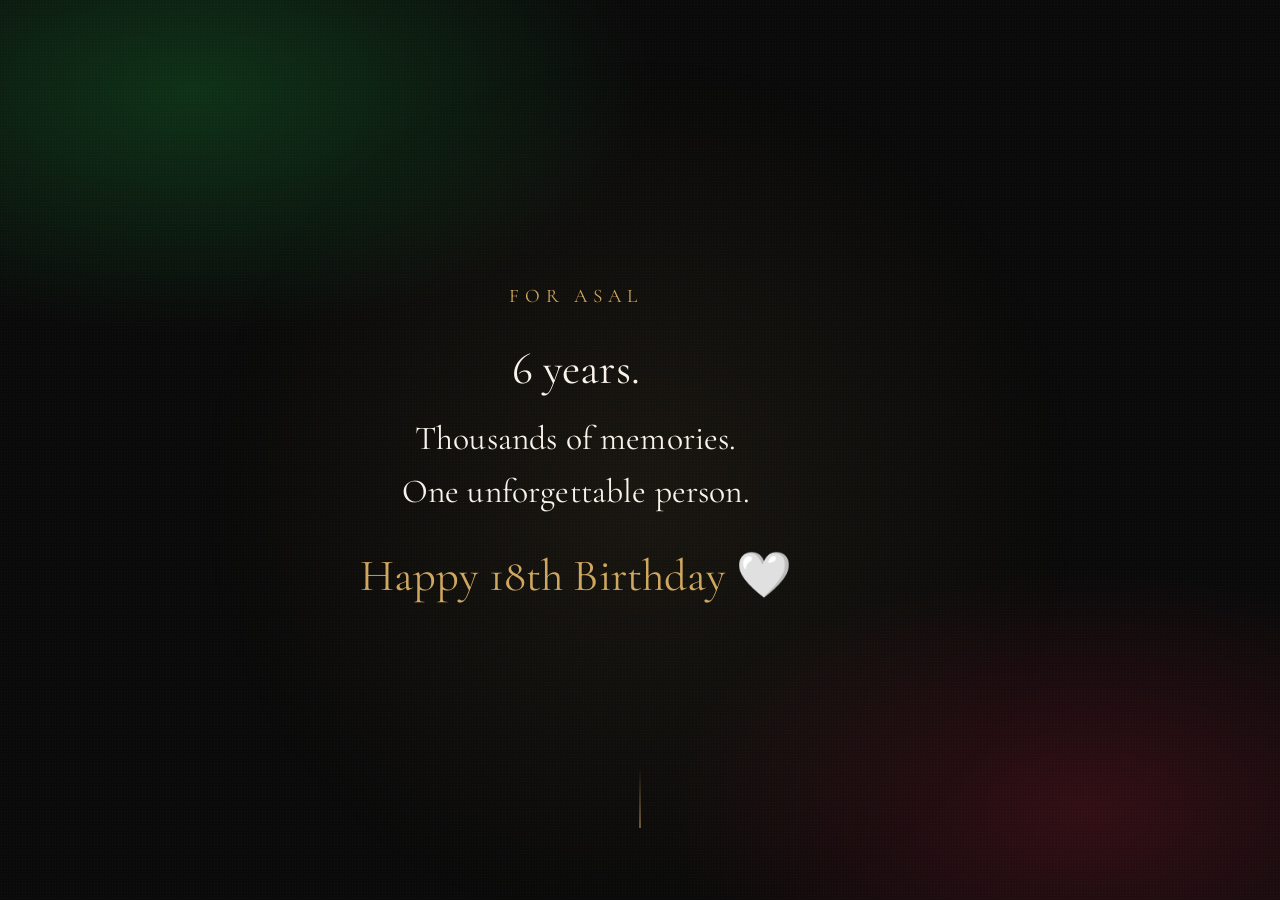
<file: index.html>
<!DOCTYPE html>
<html lang="en">
<head>
<meta charset="UTF-8">
<meta name="viewport" content="width=device-width, initial-scale=1.0">
<title>For Asal</title>
<link rel="stylesheet" href="css/style.css">
<style>
  body{ overflow:hidden; }
  .intro-wrap{
    height:100vh; width:100vw;
    display:flex; align-items:center; justify-content:center;
    position:relative; text-align:center; padding: 0 6vw;
  }
  .candle{
    position:absolute; bottom:8%; left:50%; transform:translateX(-50%);
    width:2px; height:60px;
    background:linear-gradient(180deg, transparent, var(--gold));
    opacity:.5;
  }
  .intro-lines{ max-width: 720px; }
  .intro-lines p{
    font-family:'Cormorant Garamond', serif;
    font-weight:400;
    font-size: clamp(1.3rem, 3.4vw, 2.1rem);
    line-height:1.6;
    opacity:0;
    transform: translateY(16px);
    filter: blur(4px);
    color: var(--cream);
  }
  .intro-lines p.for-name{
    font-size: clamp(1rem, 2vw, 1.2rem);
    letter-spacing:.3em; text-transform:uppercase;
    color: var(--gold);
    margin-bottom: 10px;
  }
  .intro-lines p.emph{
    font-size: clamp(1.6rem, 4.4vw, 2.8rem);
    margin: 22px 0 6px;
  }
  .intro-lines .spacer{ height: 6px; }
  .enter-btn-wrap{
    margin-top: 46px; opacity:0; transform: translateY(10px);
  }
  @keyframes lineIn{
    to{ opacity:1; transform:translateY(0); filter:blur(0); }
  }
  .glow-bg{
    position:absolute; inset:0; z-index:-1;
    background:
      radial-gradient(circle at 50% 55%, rgba(207,167,95,.08), transparent 55%);
    animation: pulse 6s ease-in-out infinite;
  }
  @keyframes pulse{
    0%,100%{ opacity:.6; } 50%{ opacity:1; }
  }
  .site-nav{ opacity:0; transform: translateY(-8px); transition: opacity 1s ease, transform 1s ease; pointer-events:none; }
  .site-nav.shown{ opacity:1; transform:none; pointer-events:auto; }
</style>
</head>
<body>

<nav class="site-nav" id="introNav">
  <div class="brand">asal<span>.</span>18</div>
  <button class="nav-toggle">☰</button>
  <div class="nav-links">
    <a href="home.html">Home</a>
    <a href="playlist.html">Playlist</a>
    <a href="moodboard.html">Mood Board</a>
    <a href="letter.html">Letter</a>
    <a href="distance.html">Distance</a>
    <a href="timeline.html">Timeline</a>
  </div>
</nav>

<div class="intro-wrap">
  <div class="glow-bg"></div>
  <div class="candle"></div>
  <div class="intro-lines" id="introLines">
    <p class="for-name" style="animation: lineIn 1.4s var(--ease) forwards; animation-delay: .3s;">For Asal</p>
    <p class="emph" style="animation: lineIn 1.4s var(--ease) forwards; animation-delay: 1.4s;">6 years.</p>
    <p style="animation: lineIn 1.4s var(--ease) forwards; animation-delay: 2.5s;">Thousands of memories.</p>
    <p style="animation: lineIn 1.4s var(--ease) forwards; animation-delay: 3.4s;">One unforgettable person.</p>
    <p class="emph" style="animation: lineIn 1.4s var(--ease) forwards; animation-delay: 4.6s; color:var(--gold);">Happy 18th Birthday 🤍</p>
  </div>
  <div class="enter-btn-wrap" id="enterBtnWrap">
    <a href="home.html" class="btn solid">Come In</a>
  </div>
</div>

<script>
  setTimeout(() => {
    document.getElementById('enterBtnWrap').style.transition = 'opacity 1.2s ease, transform 1.2s ease';
    document.getElementById('enterBtnWrap').style.opacity = '1';
    document.getElementById('enterBtnWrap').style.transform = 'translateY(0)';
    document.getElementById('introNav').classList.add('shown');
  }, 5900);

  const toggle = document.querySelector('.nav-toggle');
  const links = document.querySelector('.nav-links');
  toggle.addEventListener('click', () => links.classList.toggle('open'));
</script>
</body>
</html>
</file>
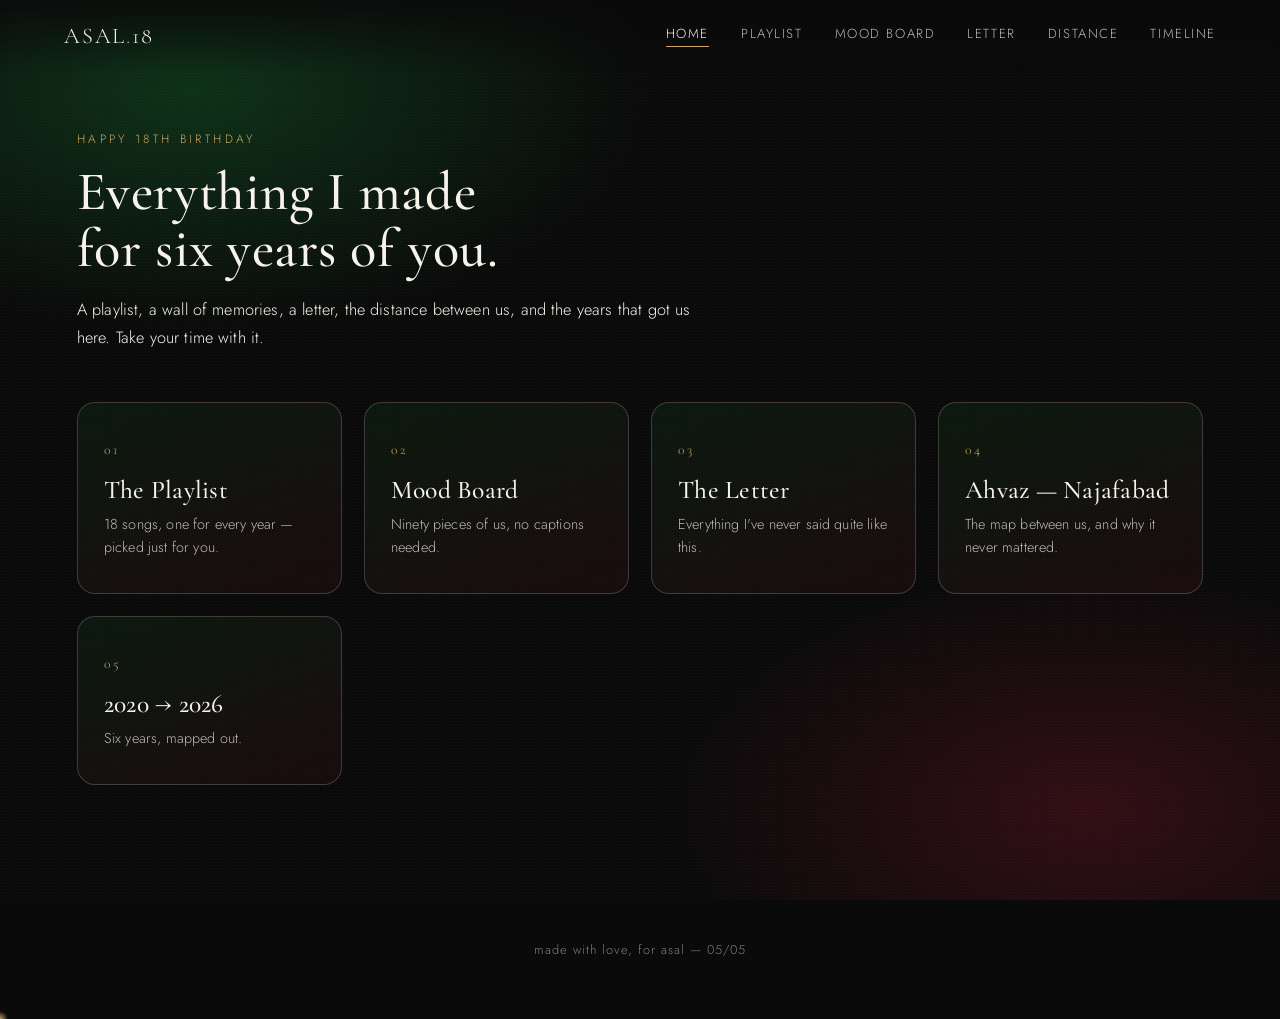
<file: home.html>
<!DOCTYPE html>
<html lang="en">
<head>
<meta charset="UTF-8">
<meta name="viewport" content="width=device-width, initial-scale=1.0">
<title>Asal · 18</title>
<link rel="stylesheet" href="css/style.css">
</head>
<body>

<nav class="site-nav">
  <div class="brand">asal<span>.</span>18</div>
  <button class="nav-toggle">☰</button>
  <div class="nav-links">
    <a href="home.html" class="active">Home</a>
    <a href="playlist.html">Playlist</a>
    <a href="moodboard.html">Mood Board</a>
    <a href="letter.html">Letter</a>
    <a href="distance.html">Distance</a>
    <a href="timeline.html">Timeline</a>
  </div>
</nav>

<main>
  <span class="eyebrow reveal">Happy 18th Birthday</span>
  <h1 class="section-title reveal">Everything I made<br>for six years of you.</h1>
  <p class="section-sub reveal">A playlist, a wall of memories, a letter, the distance between us, and the years that got us here. Take your time with it.</p>

  <div class="hub-grid">
    <a class="hub-card reveal" href="playlist.html">
      <span class="num">01</span>
      <h3>The Playlist</h3>
      <p>18 songs, one for every year — picked just for you.</p>
    </a>
    <a class="hub-card reveal" href="moodboard.html">
      <span class="num">02</span>
      <h3>Mood Board</h3>
      <p>Ninety pieces of us, no captions needed.</p>
    </a>
    <a class="hub-card reveal" href="letter.html">
      <span class="num">03</span>
      <h3>The Letter</h3>
      <p>Everything I've never said quite like this.</p>
    </a>
    <a class="hub-card reveal" href="distance.html">
      <span class="num">04</span>
      <h3>Ahvaz — Najafabad</h3>
      <p>The map between us, and why it never mattered.</p>
    </a>
    <a class="hub-card reveal" href="timeline.html">
      <span class="num">05</span>
      <h3>2020 → 2026</h3>
      <p>Six years, mapped out.</p>
    </a>
  </div>
</main>

<footer class="site-footer">made with love, for asal — 05/05</footer>

<script src="js/main.js"></script>
</body>
</html>
</file>
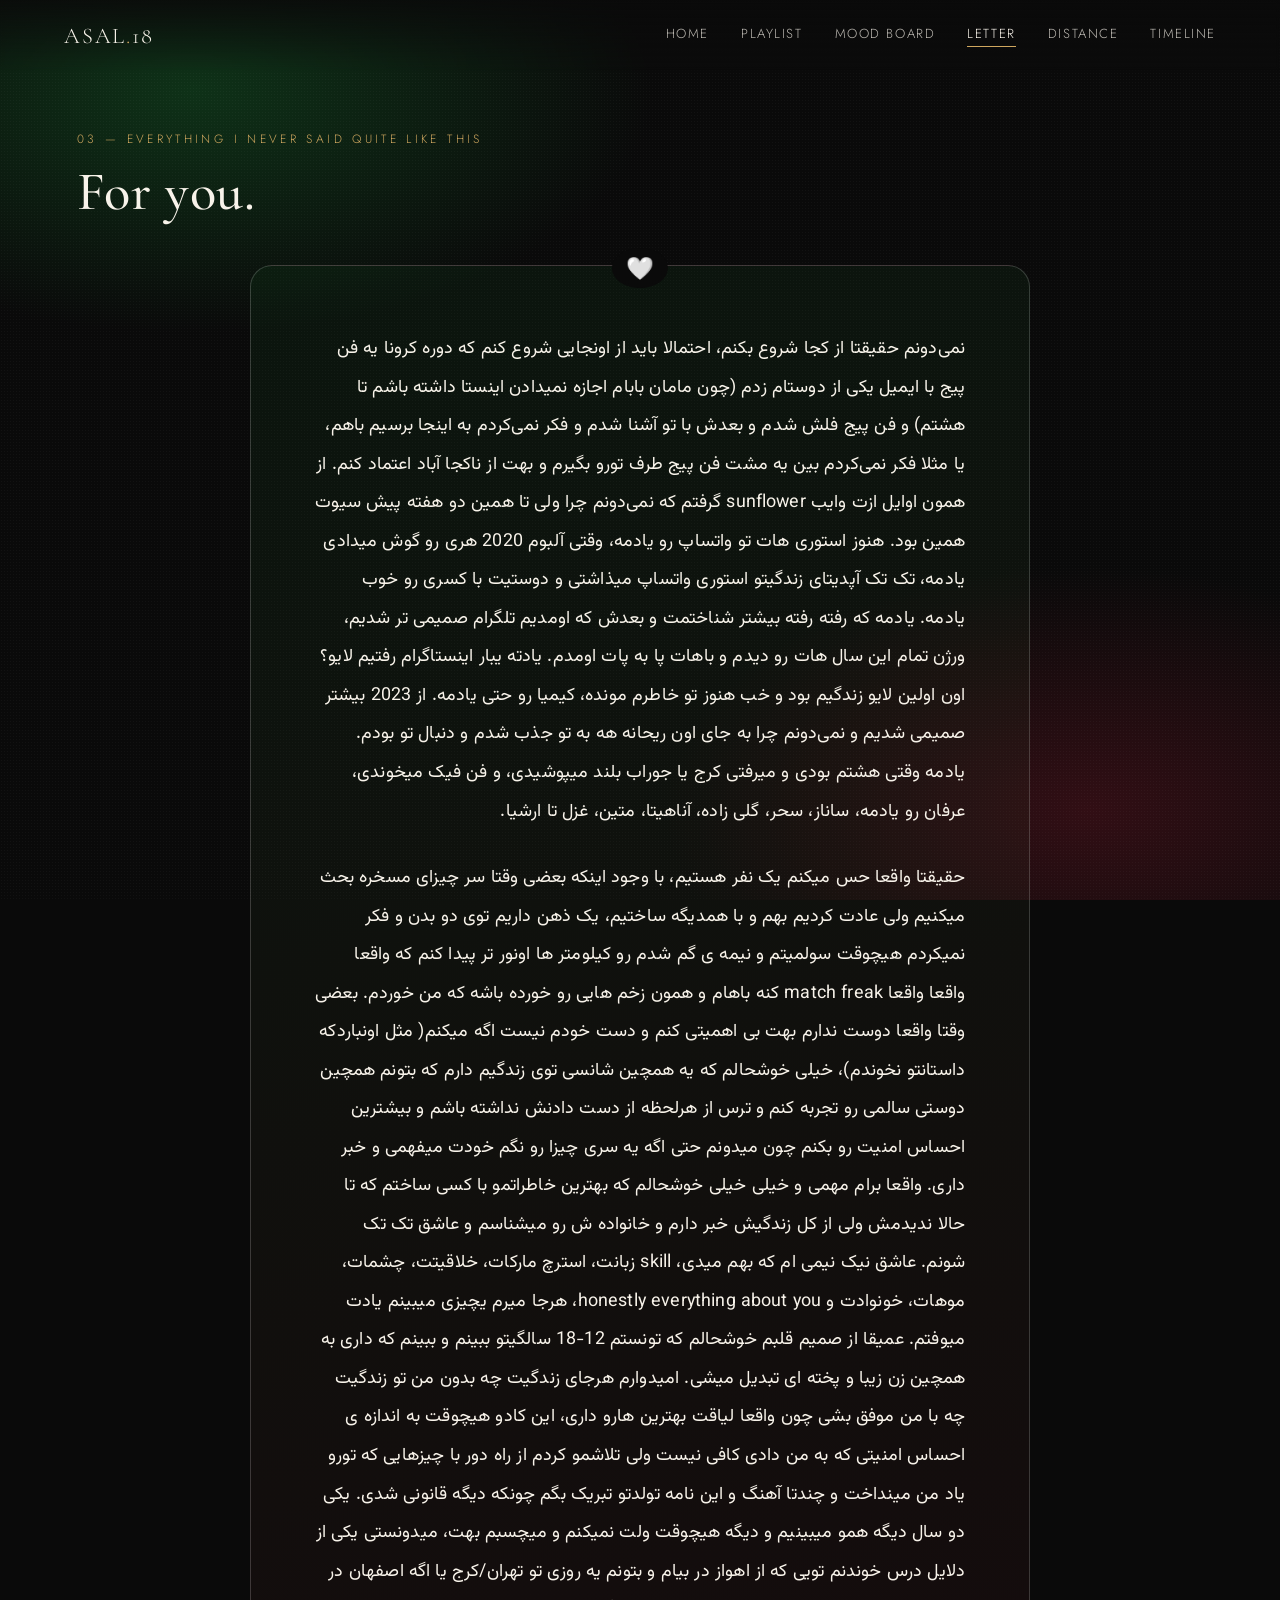
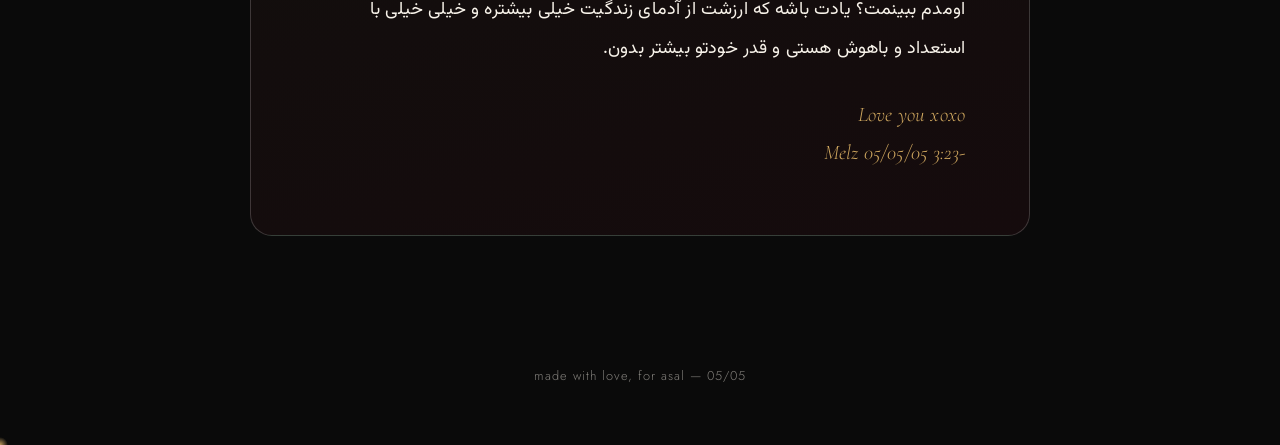
<file: letter.html>
<!DOCTYPE html>
<html lang="en">
<head>
<meta charset="UTF-8">
<meta name="viewport" content="width=device-width, initial-scale=1.0">
<title>Letter · Asal 18</title>
<link rel="stylesheet" href="css/style.css">
<style>
  .letter-wrap{
    max-width: 780px; margin: 44px auto 0;
    border: 1px solid var(--line);
    border-radius: 22px;
    padding: clamp(28px, 5vw, 64px);
    background: linear-gradient(165deg, rgba(18,82,35,.16), rgba(82,18,29,.16));
    position:relative;
  }
  .letter-wrap::before{
    content:'🤍';
    position:absolute; top:-18px; left:50%; transform:translateX(-50%);
    font-size:1.4rem;
    background: var(--black);
    padding: 4px 14px;
    border-radius:50%;
  }
  .letter-body p{
    font-family:'Vazirmatn', sans-serif;
    direction: rtl; text-align:right;
    font-size: clamp(1rem, 1.6vw, 1.12rem);
    line-height: 2.15;
    color: var(--cream);
    margin-bottom: 28px;
    font-weight: 400;
  }
  .letter-sign{
    margin-top: 20px; text-align:right; direction:rtl;
    font-family:'Cormorant Garamond', serif;
    font-style:italic; font-size:1.3rem; color: var(--gold);
    line-height:1.8;
  }
</style>
</head>
<body>

<nav class="site-nav">
  <div class="brand">asal<span>.</span>18</div>
  <button class="nav-toggle">☰</button>
  <div class="nav-links">
    <a href="home.html">Home</a>
    <a href="playlist.html">Playlist</a>
    <a href="moodboard.html">Mood Board</a>
    <a href="letter.html" class="active">Letter</a>
    <a href="distance.html">Distance</a>
    <a href="timeline.html">Timeline</a>
  </div>
</nav>

<main>
  <span class="eyebrow reveal">03 — Everything I never said quite like this</span>
  <h1 class="section-title reveal">For you.</h1>

  <div class="letter-wrap reveal">
    <div class="letter-body">
      <p>نمی‌دونم حقیقتا از کجا شروع بکنم، احتمالا باید از اونجایی شروع کنم که دوره کرونا یه فن پیج با ایمیل یکی از دوستام زدم (چون مامان بابام اجازه نمیدادن اینستا داشته باشم تا هشتم) و فن پیج فلش شدم و بعدش با تو آشنا شدم و فکر نمی‌کردم به اینجا برسیم باهم، یا مثلا فکر نمی‌کردم بین یه مشت فن پیج طرف تورو بگیرم و بهت از ناکجا آباد اعتماد کنم. از همون اوایل ازت وایب sunflower گرفتم که نمی‌دونم چرا ولی تا همین دو هفته پیش سیوت همین بود. هنوز استوری هات تو واتساپ رو یادمه، وقتی آلبوم 2020 هری رو گوش میدادی یادمه، تک تک آپدیتای زندگیتو استوری واتساپ میذاشتی و دوستیت با کسری رو خوب یادمه. یادمه که رفته رفته بیشتر شناختمت و بعدش که اومدیم تلگرام صمیمی تر شدیم، ورژن تمام این سال هات رو دیدم و باهات پا به پات اومدم. یادته یبار اینستاگرام رفتیم لایو؟ اون اولین لایو زندگیم بود و خب هنوز تو خاطرم مونده، کیمیا رو حتی یادمه. از 2023 بیشتر صمیمی شدیم و نمی‌دونم چرا به جای اون ریحانه هه به تو جذب شدم و دنبال تو بودم. یادمه وقتی هشتم بودی و میرفتی کرج یا جوراب بلند میپوشیدی، و فن فیک میخوندی، عرفان رو یادمه، ساناز، سحر، گلی زاده، آناهیتا، متین، غزل تا ارشیا.</p>

      <p>حقیقتا واقعا حس میکنم یک نفر هستیم، با وجود اینکه بعضی وقتا سر‌ چیزای مسخره بحث میکنیم ولی عادت کردیم بهم و با همدیگه ساختیم، یک ذهن داریم توی دو بدن و فکر نمیکردم هیچوقت سولمیتم و نیمه ی گم شدم رو کیلومتر ها اونور تر پیدا کنم که واقعا واقعا واقعا match freak کنه باهام و همون زخم هایی رو خورده باشه که من خوردم. بعضی وقتا واقعا دوست ندارم بهت بی اهمیتی کنم و دست خودم نیست اگه میکنم( مثل اونباردکه داستانتو نخوندم)، خیلی خوشحالم که یه همچین شانسی توی زندگیم دارم که بتونم همچین دوستی سالمی رو تجربه کنم و ترس از هرلحظه از دست دادنش نداشته باشم و بیشترین احساس امنیت رو بکنم چون میدونم حتی اگه یه سری چیزا رو نگم خودت میفهمی و خبر داری. واقعا برام مهمی و خیلی خیلی خوشحالم که بهترین خاطراتمو با کسی ساختم که تا حالا ندیدمش ولی از کل زندگیش خبر دارم و خانواده ش رو میشناسم و عاشق تک تک شونم. عاشق نیک نیمی ام که بهم میدی، skill زبانت، استرچ مارکات، خلاقیتت، چشمات، موهات، خونوادت و honestly everything about you، هرجا میرم یچیزی میبینم یادت میوفتم. عمیقا از صمیم قلبم خوشحالم که تونستم 12-18 سالگیتو ببینم و ببینم که داری به همچین زن زیبا و پخته ای تبدیل میشی. امیدوارم هرجای زندگیت چه بدون من تو زندگیت چه با من موفق بشی چون واقعا لیاقت بهترین هارو داری، این کادو هیچوقت به اندازه ی احساس امنیتی که به من دادی کافی نیست ولی تلاشمو کردم از راه دور با چیزهایی که تورو یاد من مینداخت و چندتا آهنگ و این نامه تولدتو تبریک بگم چونکه دیگه قانونی شدی. یکی دو سال دیگه همو میبینیم و دیگه هیچوقت ولت نمیکنم و میچسبم بهت، میدونستی یکی از دلایل درس خوندنم تویی که از اهواز در بیام و‌ بتونم یه روزی تو تهران/کرج یا اگه اصفهان در اومدم ببینمت؟ یادت باشه که ارزشت از آدمای زندگیت خیلی بیشتره و خیلی خیلی با استعداد و باهوش هستی و قدر خودتو بیشتر بدون.</p>
    </div>

    <div class="letter-sign">
      Love you xoxo<br>
      -Melz 05/05/05 3:23
    </div>
  </div>
</main>

<footer class="site-footer">made with love, for asal — 05/05</footer>

<script src="js/main.js"></script>
</body>
</html>
</file>
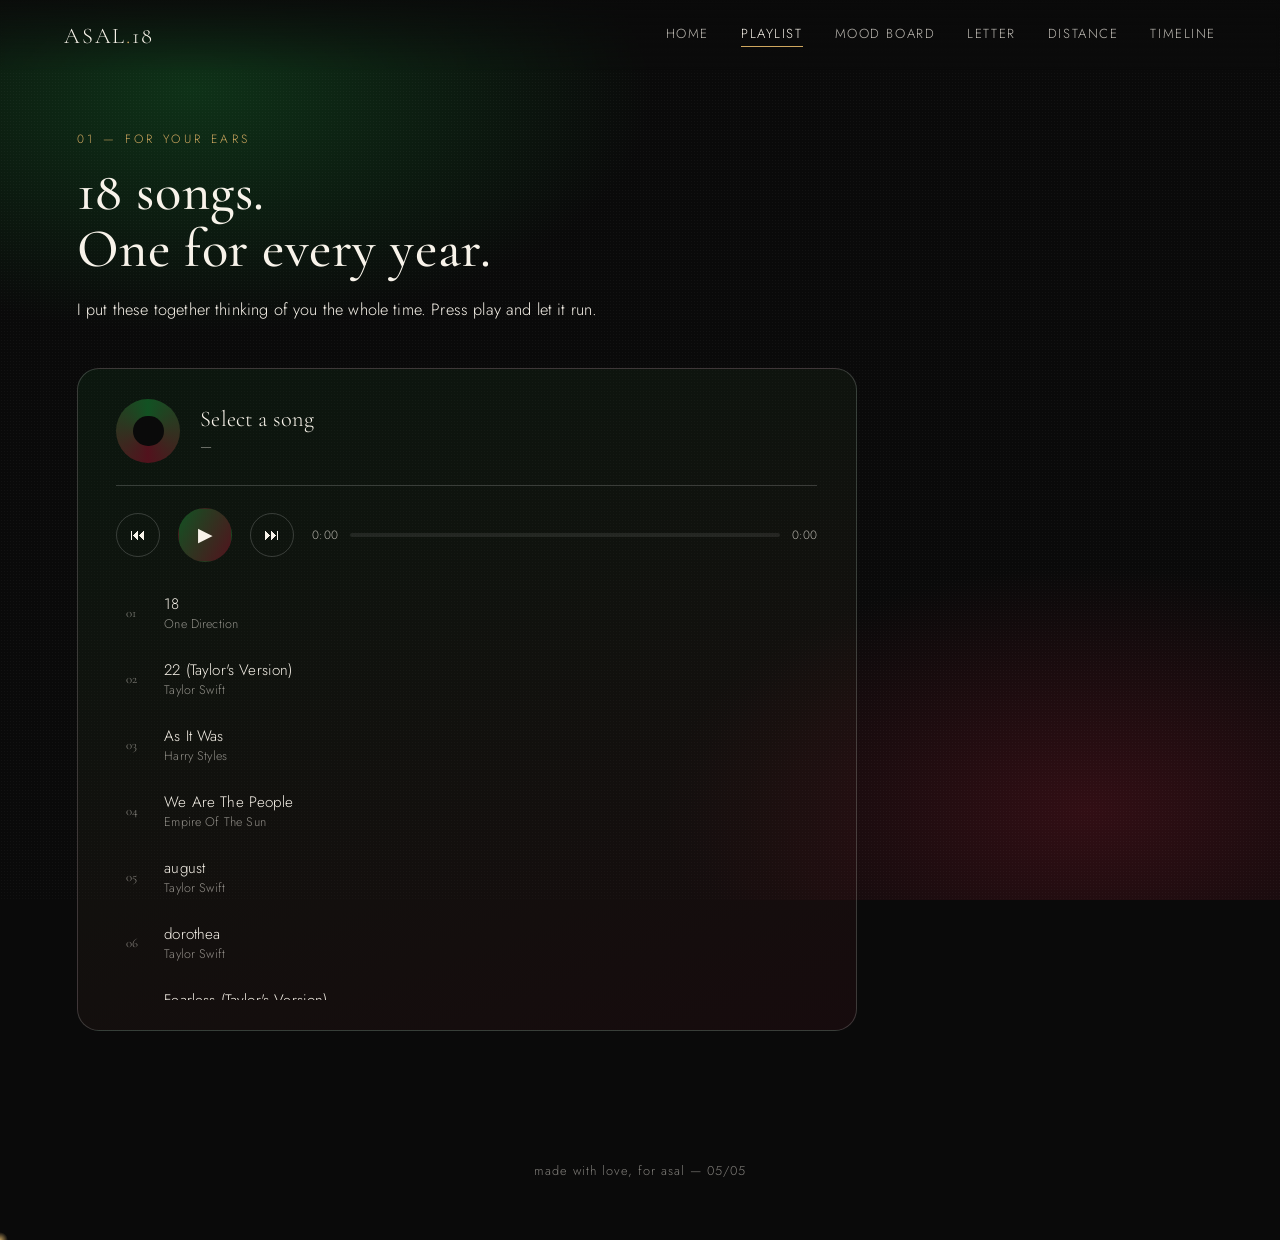
<file: playlist.html>
<!DOCTYPE html>
<html lang="en">
<head>
<meta charset="UTF-8">
<meta name="viewport" content="width=device-width, initial-scale=1.0">
<title>Playlist · Asal 18</title>
<link rel="stylesheet" href="css/style.css">
<style>
  .player{
    margin-top: 44px;
    border:1px solid var(--line);
    border-radius: 22px;
    background: linear-gradient(160deg, rgba(18,82,35,.18), rgba(82,18,29,.18));
    padding: 30px clamp(18px, 3vw, 40px);
    max-width: 780px;
  }
  .now-playing{
    display:flex; align-items:center; gap:20px; margin-bottom: 22px;
    padding-bottom: 22px; border-bottom: 1px solid var(--line);
  }
  .disc{
    width:64px; height:64px; border-radius:50%;
    background: conic-gradient(var(--forest), var(--wine), var(--forest));
    flex-shrink:0;
    animation: spin 6s linear infinite paused;
    position:relative;
  }
  .disc::after{
    content:''; position:absolute; inset:26%; border-radius:50%; background: var(--black);
  }
  .disc.spinning{ animation-play-state: running; }
  @keyframes spin{ to{ transform: rotate(360deg); } }
  .np-title{ font-family:'Cormorant Garamond', serif; font-size:1.4rem; }
  .np-artist{ font-size:.85rem; opacity:.6; margin-top:4px; }

  .controls{ display:flex; align-items:center; gap:18px; margin-bottom: 18px; }
  .ctrl-btn{
    background:none; border:1px solid var(--line); color:var(--cream);
    width:44px; height:44px; border-radius:50%; cursor:pointer; font-size:1rem;
    display:flex; align-items:center; justify-content:center;
    transition: all .3s var(--ease);
  }
  .ctrl-btn:hover{ border-color: var(--gold); color: var(--gold); }
  .ctrl-btn.play{ width:54px; height:54px; background: linear-gradient(120deg, var(--forest), var(--wine)); border-color:transparent; font-size:1.2rem; }

  .progress-row{ display:flex; align-items:center; gap:12px; flex:1; font-size:.75rem; opacity:.7; }
  .progress-bar{
    flex:1; height:4px; border-radius:2px; background: rgba(255,255,255,.12);
    position:relative; cursor:pointer;
  }
  .progress-fill{
    position:absolute; left:0; top:0; bottom:0; width:0%; border-radius:2px;
    background: linear-gradient(90deg, var(--gold), var(--wine));
  }

  .track-list{ list-style:none; margin-top:10px; max-height: 420px; overflow-y:auto; }
  .track-list li{
    display:flex; align-items:center; gap:16px;
    padding: 13px 10px; border-radius:10px; cursor:pointer;
    transition: background .3s var(--ease);
  }
  .track-list li:hover{ background: rgba(255,255,255,.04); }
  .track-list li.active{ background: rgba(207,167,95,.12); }
  .track-list .idx{ width:22px; font-size:.8rem; opacity:.5; font-family:'Cormorant Garamond',serif; }
  .track-list .t-title{ font-size:.95rem; }
  .track-list .t-artist{ font-size:.78rem; opacity:.55; }
</style>
</head>
<body>

<nav class="site-nav">
  <div class="brand">asal<span>.</span>18</div>
  <button class="nav-toggle">☰</button>
  <div class="nav-links">
    <a href="home.html">Home</a>
    <a href="playlist.html" class="active">Playlist</a>
    <a href="moodboard.html">Mood Board</a>
    <a href="letter.html">Letter</a>
    <a href="distance.html">Distance</a>
    <a href="timeline.html">Timeline</a>
  </div>
</nav>

<main>
  <span class="eyebrow reveal">01 — For your ears</span>
  <h1 class="section-title reveal">18 songs.<br>One for every year.</h1>
  <p class="section-sub reveal">I put these together thinking of you the whole time. Press play and let it run.</p>

  <div class="player reveal">
    <div class="now-playing">
      <div class="disc" id="disc"></div>
      <div>
        <div class="np-title" id="npTitle">Select a song</div>
        <div class="np-artist" id="npArtist">—</div>
      </div>
    </div>

    <div class="controls">
      <button class="ctrl-btn" id="prevBtn" title="Previous">⏮</button>
      <button class="ctrl-btn play" id="playBtn" title="Play/Pause">▶</button>
      <button class="ctrl-btn" id="nextBtn" title="Next">⏭</button>
      <div class="progress-row">
        <span id="curTime">0:00</span>
        <div class="progress-bar" id="progressBar"><div class="progress-fill" id="progressFill"></div></div>
        <span id="durTime">0:00</span>
      </div>
    </div>

    <ul class="track-list" id="trackList"></ul>
  </div>

  <audio id="audio"></audio>
</main>

<footer class="site-footer">made with love, for asal — 05/05</footer>

<script src="js/playlist-data.js"></script>
<script src="js/main.js"></script>
<script>
  const audio = document.getElementById('audio');
  const trackList = document.getElementById('trackList');
  const playBtn = document.getElementById('playBtn');
  const prevBtn = document.getElementById('prevBtn');
  const nextBtn = document.getElementById('nextBtn');
  const disc = document.getElementById('disc');
  const npTitle = document.getElementById('npTitle');
  const npArtist = document.getElementById('npArtist');
  const progressBar = document.getElementById('progressBar');
  const progressFill = document.getElementById('progressFill');
  const curTime = document.getElementById('curTime');
  const durTime = document.getElementById('durTime');

  let currentIndex = -1;

  function fmt(t){
    if(isNaN(t)) return '0:00';
    const m = Math.floor(t/60), s = Math.floor(t%60);
    return m + ':' + String(s).padStart(2,'0');
  }

  function renderList(){
    trackList.innerHTML = '';
    PLAYLIST.forEach((track, i) => {
      const li = document.createElement('li');
      li.innerHTML = `<span class="idx">${String(i+1).padStart(2,'0')}</span>
        <div><div class="t-title">${track.title}</div><div class="t-artist">${track.artist}</div></div>`;
      li.addEventListener('click', () => loadTrack(i, true));
      trackList.appendChild(li);
    });
  }

  function loadTrack(i, autoplay){
    currentIndex = (i + PLAYLIST.length) % PLAYLIST.length;
    const track = PLAYLIST[currentIndex];
    audio.src = 'songs/' + track.file;
    npTitle.textContent = track.title;
    npArtist.textContent = track.artist;
    [...trackList.children].forEach((li, idx) => li.classList.toggle('active', idx === currentIndex));
    if(autoplay){
      audio.play().catch(()=>{});
    }
  }

  function togglePlay(){
    if(currentIndex === -1) loadTrack(0, false);
    if(audio.paused){ audio.play().catch(()=>{}); } else { audio.pause(); }
  }

  audio.addEventListener('play', () => { playBtn.textContent = '❚❚'; disc.classList.add('spinning'); });
  audio.addEventListener('pause', () => { playBtn.textContent = '▶'; disc.classList.remove('spinning'); });
  audio.addEventListener('ended', () => loadTrack(currentIndex + 1, true));
  audio.addEventListener('timeupdate', () => {
    progressFill.style.width = (audio.currentTime / (audio.duration || 1) * 100) + '%';
    curTime.textContent = fmt(audio.currentTime);
  });
  audio.addEventListener('loadedmetadata', () => { durTime.textContent = fmt(audio.duration); });

  playBtn.addEventListener('click', togglePlay);
  prevBtn.addEventListener('click', () => loadTrack(currentIndex - 1, true));
  nextBtn.addEventListener('click', () => loadTrack(currentIndex + 1, true));
  progressBar.addEventListener('click', (e) => {
    const rect = progressBar.getBoundingClientRect();
    const pct = (e.clientX - rect.left) / rect.width;
    audio.currentTime = pct * (audio.duration || 0);
  });

  renderList();
</script>
</body>
</html>
</file>
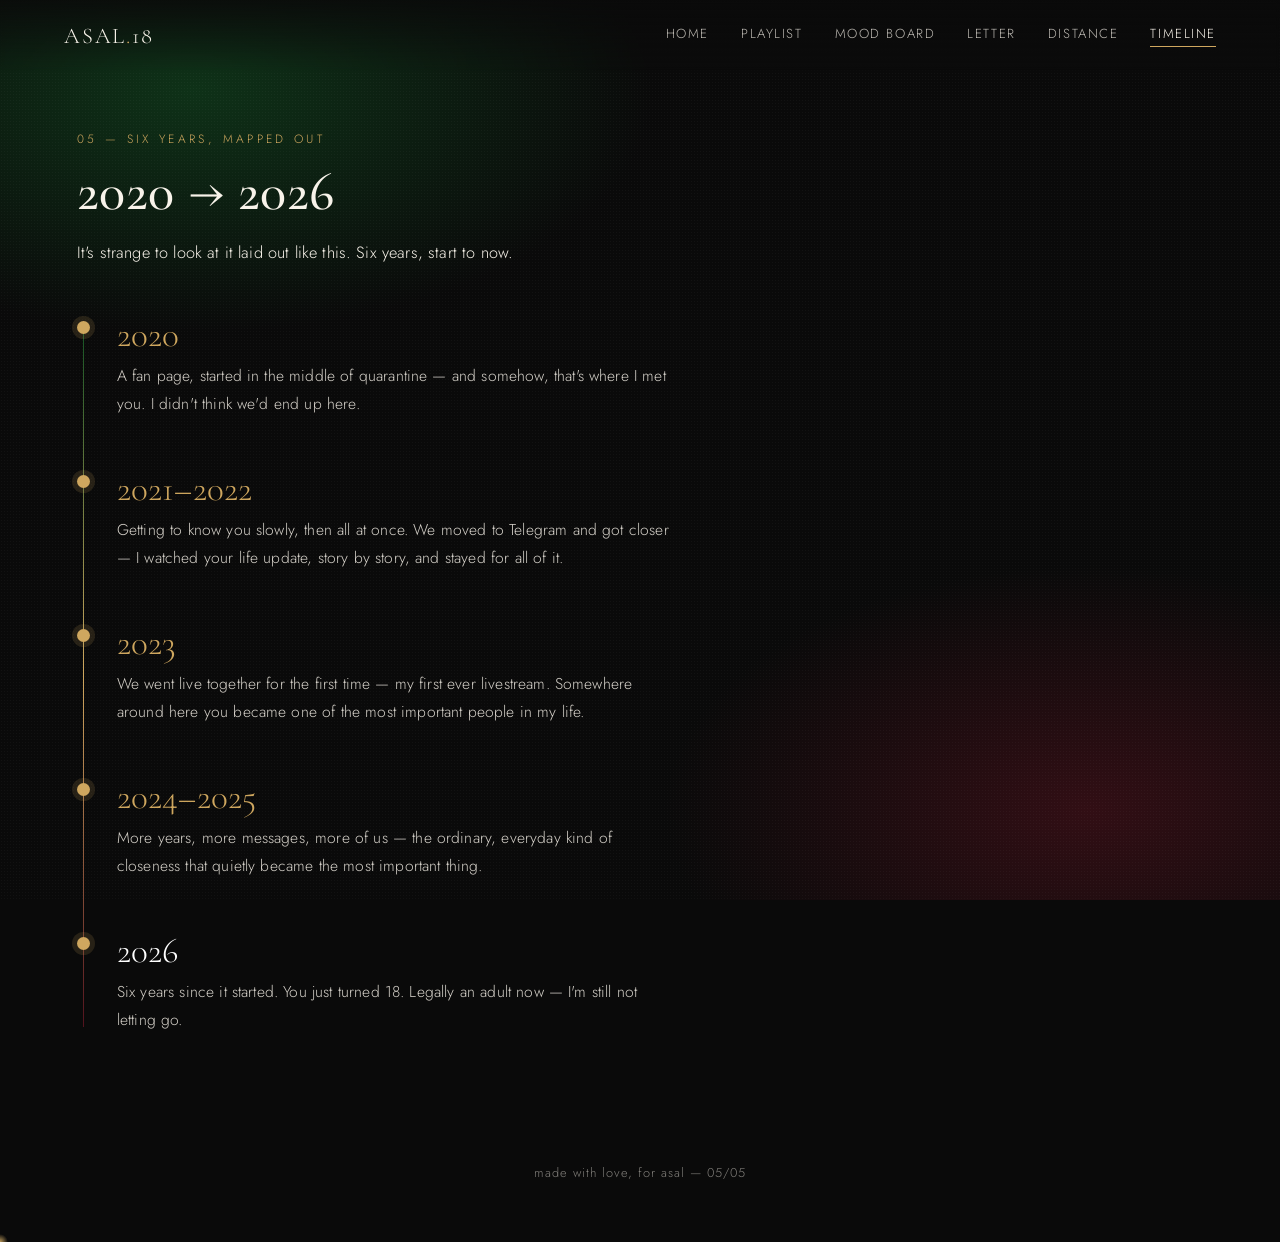
<file: timeline.html>
<!DOCTYPE html>
<html lang="en">
<head>
<meta charset="UTF-8">
<meta name="viewport" content="width=device-width, initial-scale=1.0">
<title>Timeline · Asal 18</title>
<link rel="stylesheet" href="css/style.css">
<style>
  .timeline{
    position:relative; max-width: 760px; margin-top: 50px;
    padding-left: 40px;
  }
  .timeline::before{
    content:''; position:absolute; left:6px; top:6px; bottom:6px; width:1.5px;
    background: linear-gradient(180deg, var(--forest), var(--gold), var(--wine));
  }
  .t-item{ position:relative; padding-bottom: 54px; }
  .t-item:last-child{ padding-bottom:0; }
  .t-dot{
    position:absolute; left:-40px; top:4px; width:13px; height:13px; border-radius:50%;
    background: var(--gold); box-shadow: 0 0 0 5px rgba(207,167,95,.15);
  }
  .t-year{
    font-family:'Cormorant Garamond', serif; font-size:2.2rem; color: var(--gold); line-height:1;
  }
  .t-text{ margin-top:10px; font-size:.98rem; line-height:1.75; opacity:.85; max-width:560px; }
  .t-final .t-year{ color: var(--white); }
</style>
</head>
<body>

<nav class="site-nav">
  <div class="brand">asal<span>.</span>18</div>
  <button class="nav-toggle">☰</button>
  <div class="nav-links">
    <a href="home.html">Home</a>
    <a href="playlist.html">Playlist</a>
    <a href="moodboard.html">Mood Board</a>
    <a href="letter.html">Letter</a>
    <a href="distance.html">Distance</a>
    <a href="timeline.html" class="active">Timeline</a>
  </div>
</nav>

<main>
  <span class="eyebrow reveal">05 — Six years, mapped out</span>
  <h1 class="section-title reveal">2020 → 2026</h1>
  <p class="section-sub reveal">It's strange to look at it laid out like this. Six years, start to now.</p>

  <div class="timeline">
    <div class="t-item reveal">
      <div class="t-dot"></div>
      <div class="t-year">2020</div>
      <div class="t-text">A fan page, started in the middle of quarantine — and somehow, that's where I met you. I didn't think we'd end up here.</div>
    </div>
    <div class="t-item reveal">
      <div class="t-dot"></div>
      <div class="t-year">2021–2022</div>
      <div class="t-text">Getting to know you slowly, then all at once. We moved to Telegram and got closer — I watched your life update, story by story, and stayed for all of it.</div>
    </div>
    <div class="t-item reveal">
      <div class="t-dot"></div>
      <div class="t-year">2023</div>
      <div class="t-text">We went live together for the first time — my first ever livestream. Somewhere around here you became one of the most important people in my life.</div>
    </div>
    <div class="t-item reveal">
      <div class="t-dot"></div>
      <div class="t-year">2024–2025</div>
      <div class="t-text">More years, more messages, more of us — the ordinary, everyday kind of closeness that quietly became the most important thing.</div>
    </div>
    <div class="t-item t-final reveal">
      <div class="t-dot"></div>
      <div class="t-year">2026</div>
      <div class="t-text">Six years since it started. You just turned 18. Legally an adult now — I'm still not letting go.</div>
    </div>
  </div>
</main>

<footer class="site-footer">made with love, for asal — 05/05</footer>

<script src="js/main.js"></script>
</body>
</html>
</file>
<file: css/style.css>
@import url('https://fonts.googleapis.com/css2?family=Cormorant+Garamond:ital,wght@0,400;0,500;0,600;1,500&family=Jost:wght@300;400;500;600&family=Vazirmatn:wght@400;500;600;700&display=swap');

:root{
  --forest: #125223;
  --forest-deep: #0b3a19;
  --wine: #52121d;
  --wine-deep: #390d15;
  --white: #ffffff;
  --cream: #f8f3ea;
  --black: #0a0a0a;
  --gold: #cfa75f;
  --line: rgba(255,255,255,0.18);
  --shadow: 0 20px 60px rgba(0,0,0,0.35);
  --ease: cubic-bezier(.16,.84,.32,1);
}

*{ box-sizing:border-box; margin:0; padding:0; }

html{ scroll-behavior:smooth; }

body{
  background: var(--black);
  color: var(--cream);
  font-family: 'Jost', sans-serif;
  font-weight:300;
  letter-spacing:.01em;
  min-height:100vh;
  overflow-x:hidden;
}

body::before{
  content:'';
  position:fixed; inset:0;
  background:
    radial-gradient(ellipse 60% 45% at 15% 10%, rgba(18,82,35,.55), transparent 60%),
    radial-gradient(ellipse 55% 45% at 85% 90%, rgba(82,18,29,.55), transparent 60%),
    var(--black);
  z-index:-2;
}

body::after{
  content:'';
  position:fixed; inset:0;
  background-image: radial-gradient(rgba(255,255,255,.035) 1px, transparent 1px);
  background-size: 3px 3px;
  z-index:-1;
  pointer-events:none;
}

h1,h2,h3,.display{
  font-family:'Cormorant Garamond', serif;
  font-weight:500;
  letter-spacing:.01em;
}

a{ color:inherit; text-decoration:none; }

img{ max-width:100%; display:block; }

.farsi{
  font-family:'Vazirmatn', sans-serif;
  direction:rtl;
  text-align:right;
}

/* ---------- Nav ---------- */
.site-nav{
  position:fixed; top:0; left:0; right:0; z-index:100;
  display:flex; align-items:center; justify-content:space-between;
  padding: 22px 5vw;
  background:linear-gradient(180deg, rgba(10,10,10,.85), transparent);
  backdrop-filter: blur(2px);
}
.site-nav .brand{
  font-family:'Cormorant Garamond', serif;
  font-size:1.4rem;
  letter-spacing:.08em;
  text-transform:uppercase;
}
.site-nav .brand span{ color: var(--gold); }
.nav-links{
  display:flex; gap: clamp(14px, 2.5vw, 34px);
  font-size:.82rem;
  letter-spacing:.12em;
  text-transform:uppercase;
}
.nav-links a{
  position:relative; padding-bottom:4px;
  opacity:.75; transition:opacity .3s var(--ease);
}
.nav-links a:hover, .nav-links a.active{ opacity:1; }
.nav-links a.active::after{
  content:''; position:absolute; left:0; right:0; bottom:0; height:1px;
  background: var(--gold);
}
.nav-toggle{ display:none; }

@media (max-width: 760px){
  .nav-links{
    position:fixed; inset:0 0 0 auto; width:74vw; max-width:320px;
    background: linear-gradient(160deg, var(--forest-deep), var(--black) 60%);
    flex-direction:column; justify-content:center; align-items:flex-start;
    gap:26px; padding: 40px 36px;
    transform:translateX(100%); transition:transform .45s var(--ease);
    font-size:1rem;
  }
  .nav-links.open{ transform:translateX(0); }
  .nav-toggle{
    display:block; background:none; border:1px solid var(--line);
    color:var(--cream); width:40px; height:40px; border-radius:50%;
    font-size:1.1rem; cursor:pointer;
  }
}

/* ---------- Page shell ---------- */
main{
  min-height:100vh;
  padding: 130px 6vw 90px;
}

.eyebrow{
  font-size:.75rem; letter-spacing:.28em; text-transform:uppercase;
  color: var(--gold); margin-bottom:16px; display:block;
}

.section-title{
  font-size: clamp(2rem, 5vw, 3.4rem);
  line-height:1.05;
  margin-bottom: 18px;
}

.section-sub{
  max-width: 640px;
  font-weight:300; line-height:1.7; opacity:.85;
  font-size:1.02rem;
}

.divider{
  width:64px; height:1px; background: var(--gold); margin: 26px 0;
  opacity:.7;
}

/* ---------- Buttons ---------- */
.btn{
  display:inline-flex; align-items:center; gap:10px;
  padding: 14px 30px;
  border:1px solid var(--line);
  border-radius: 999px;
  font-size:.85rem; letter-spacing:.12em; text-transform:uppercase;
  color: var(--cream);
  background: rgba(255,255,255,.03);
  cursor:pointer; transition: all .35s var(--ease);
}
.btn:hover{
  border-color: var(--gold); background: rgba(207,167,95,.1);
  transform: translateY(-2px);
}
.btn.solid{
  background: linear-gradient(120deg, var(--forest), var(--wine));
  border-color: transparent;
}

/* ---------- Home hub cards ---------- */
.hub-grid{
  display:grid;
  grid-template-columns: repeat(auto-fit, minmax(240px, 1fr));
  gap: 22px;
  margin-top: 50px;
}
.hub-card{
  position:relative;
  padding: 34px 26px;
  border-radius: 18px;
  border:1px solid var(--line);
  background: linear-gradient(160deg, rgba(18,82,35,.22), rgba(82,18,29,.22));
  overflow:hidden;
  transition: transform .4s var(--ease), border-color .4s var(--ease);
}
.hub-card:hover{ transform: translateY(-6px); border-color: var(--gold); }
.hub-card .num{
  font-family:'Cormorant Garamond',serif; font-size:.85rem;
  color: var(--gold); letter-spacing:.2em;
}
.hub-card h3{ font-size:1.6rem; margin: 14px 0 8px; }
.hub-card p{ font-size:.9rem; opacity:.75; line-height:1.6; font-weight:300; }

/* ---------- Footer ---------- */
.site-footer{
  text-align:center; padding: 40px 6vw 60px;
  font-size:.8rem; letter-spacing:.08em; opacity:.5;
}

/* ---------- Scroll reveal ---------- */
.reveal{
  opacity:0; transform: translateY(24px);
  transition: opacity .9s var(--ease), transform .9s var(--ease);
}
.reveal.in{ opacity:1; transform:none; }

/* ---------- Glow cursor dot (signature element) ---------- */
.glow-dot{
  position:fixed; width:16px; height:16px; border-radius:50%;
  pointer-events:none; z-index:9999;
  background: radial-gradient(circle, rgba(207,167,95,.9), rgba(207,167,95,0) 70%);
  transform:translate(-50%,-50%);
  transition: opacity .3s;
  mix-blend-mode: screen;
}
@media (max-width:760px){ .glow-dot{ display:none; } }
</file>
